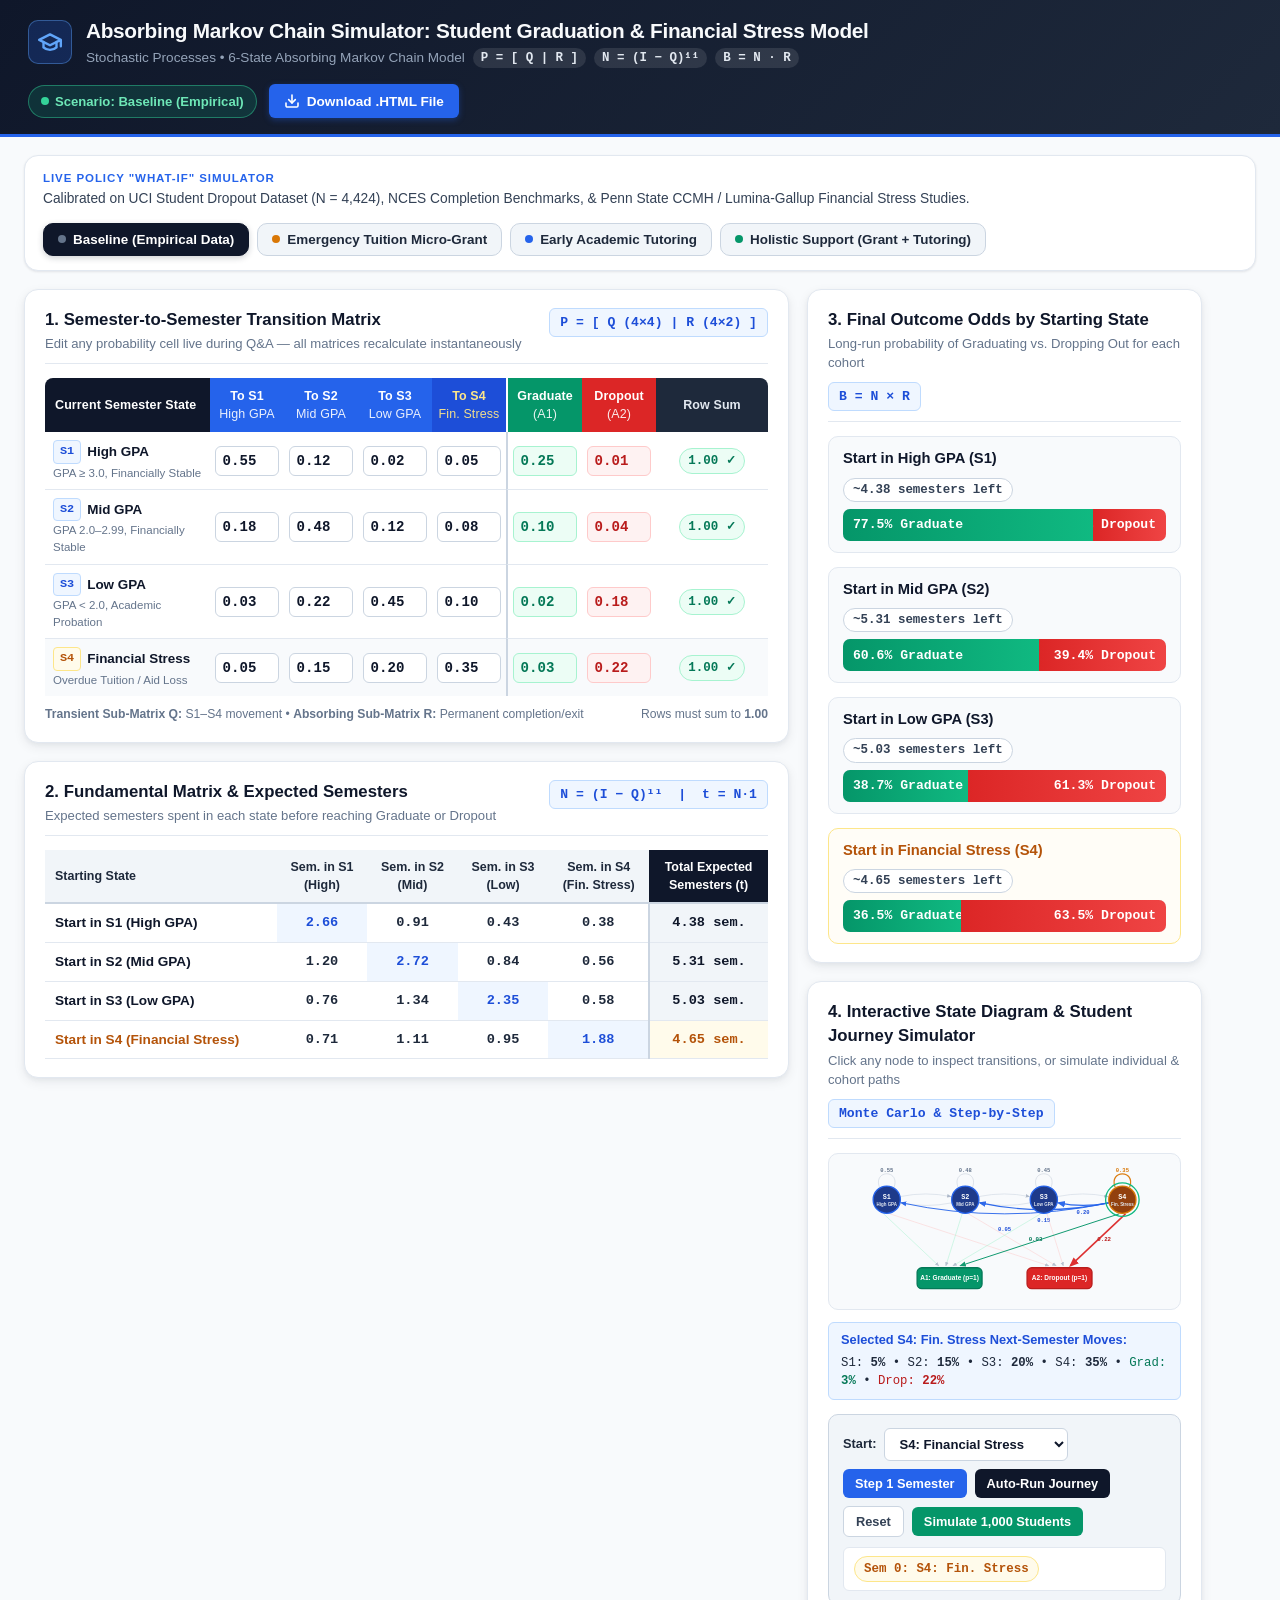
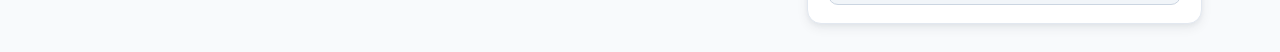
<file: public/assets/aistudio/absorbing_markov_chain_simulator_student_graduation_financial_stress_model__1__1bcc8d75.html>
<!DOCTYPE html>
<html lang="en">
<head>
  <meta charset="UTF-8" />
  <meta name="viewport" content="width=device-width, initial-scale=1.0" />
  <title>Absorbing Markov Chain Simulator: Student Graduation &amp; Financial Stress Model</title>
  <style>
    /* ==========================================================================
       DESIGN TOKENS & PROJECTOR-OPTIMIZED ACADEMIC THEME
       High-contrast palette engineered for classroom projectors & 16:9 displays
       ========================================================================== */
    :root {
      --bg-canvas: #F8FAFC;
      --bg-card: #FFFFFF;
      --bg-subtle: #F1F5F9;
      --navy-900: #0F172A;
      --navy-800: #1E293B;
      --navy-700: #334155;
      --text-muted: #64748B;
      --border-light: #E2E8F0;
      --border-med: #CBD5E1;

      --emerald-600: #059669;
      --emerald-700: #047857;
      --emerald-50: #ECFDF5;
      --emerald-200: #A7F3D0;

      --crimson-600: #DC2626;
      --crimson-700: #B91C1C;
      --crimson-50: #FEF2F2;
      --crimson-200: #FECACA;

      --amber-600: #D97706;
      --amber-700: #B45309;
      --amber-50: #FFFBEB;
      --amber-200: #FDE68A;

      --blue-600: #2563EB;
      --blue-700: #1D4ED8;
      --blue-50: #EFF6FF;
      --blue-200: #BFDBFE;

      --radius-lg: 14px;
      --radius-md: 10px;
      --radius-sm: 6px;
      --shadow-sm: 0 1px 3px rgba(15, 23, 42, 0.06), 0 1px 2px rgba(15, 23, 42, 0.04);
      --shadow-md: 0 4px 12px rgba(15, 23, 42, 0.07), 0 2px 4px rgba(15, 23, 42, 0.04);

      --font-sans: -apple-system, BlinkMacSystemFont, "Segoe UI", Roboto, "Helvetica Neue", Arial, sans-serif;
      --font-mono: "SFMono-Regular", Consolas, "Liberation Mono", Menlo, Courier, monospace;
    }

    * {
      box-sizing: border-box;
      margin: 0;
      padding: 0;
    }

    body {
      font-family: var(--font-sans);
      background-color: var(--bg-canvas);
      color: var(--navy-900);
      line-height: 1.45;
      -webkit-font-smoothing: antialiased;
      min-height: 100vh;
    }

    .tabular {
      font-family: var(--font-mono);
      font-variant-numeric: tabular-nums;
    }

    /* ==========================================================================
       TOP PRESENTATION HEADER BAR
       ========================================================================== */
    .topbar {
      background: linear-gradient(135deg, #0F172A 0%, #1E293B 100%);
      color: #FFFFFF;
      padding: 16px 28px;
      border-bottom: 3px solid var(--blue-600);
      display: flex;
      flex-wrap: wrap;
      align-items: center;
      justify-content: space-between;
      gap: 16px;
    }

    .topbar-left {
      display: flex;
      align-items: center;
      gap: 14px;
    }

    .brand-badge {
      width: 44px;
      height: 44px;
      border-radius: 10px;
      background: rgba(37, 99, 235, 0.22);
      border: 1px solid rgba(96, 165, 250, 0.4);
      display: flex;
      align-items: center;
      justify-content: center;
      flex-shrink: 0;
    }

    .topbar-title {
      font-size: 1.3rem;
      font-weight: 800;
      letter-spacing: -0.015em;
      color: #F8FAFC;
    }

    .topbar-subtitle {
      font-size: 0.85rem;
      color: #94A3B8;
      margin-top: 2px;
      display: flex;
      align-items: center;
      gap: 8px;
      flex-wrap: wrap;
    }

    .formula-chip {
      background: rgba(255, 255, 255, 0.1);
      color: #E2E8F0;
      padding: 1px 8px;
      border-radius: 999px;
      font-family: var(--font-mono);
      font-size: 0.78rem;
      font-weight: 600;
    }

    .topbar-actions {
      display: flex;
      align-items: center;
      gap: 12px;
      flex-wrap: wrap;
    }

    .active-mode-pill {
      background: rgba(16, 185, 129, 0.16);
      border: 1px solid rgba(52, 211, 153, 0.45);
      color: #6EE7B7;
      padding: 6px 12px;
      border-radius: 999px;
      font-size: 0.82rem;
      font-weight: 700;
      display: flex;
      align-items: center;
      gap: 6px;
    }

    .active-mode-pill.intervention {
      background: rgba(245, 158, 11, 0.18);
      border-color: rgba(251, 191, 36, 0.5);
      color: #FCD34D;
    }

    .btn-download {
      background: var(--blue-600);
      color: #FFFFFF;
      border: none;
      border-radius: var(--radius-sm);
      padding: 9px 15px;
      font-size: 0.85rem;
      font-weight: 700;
      cursor: pointer;
      display: inline-flex;
      align-items: center;
      gap: 7px;
      transition: background 0.15s ease, transform 0.1s ease;
      box-shadow: 0 2px 6px rgba(37, 99, 235, 0.35);
    }

    .btn-download:hover {
      background: var(--blue-700);
    }

    .btn-download:active {
      transform: translateY(1px);
    }

    /* ==========================================================================
       MAIN CONTAINER & SCENARIO CONTROL BAR
       ========================================================================== */
    .container {
      max-width: 1520px;
      margin: 0 auto;
      padding: 18px 24px 28px 24px;
    }

    .scenario-bar {
      background: var(--bg-card);
      border: 1px solid var(--border-light);
      border-radius: var(--radius-lg);
      padding: 14px 18px;
      box-shadow: var(--shadow-sm);
      margin-bottom: 18px;
      display: flex;
      flex-wrap: wrap;
      align-items: center;
      justify-content: space-between;
      gap: 14px;
    }

    .scenario-label-group {
      display: flex;
      flex-direction: column;
      gap: 2px;
    }

    .scenario-eyebrow {
      font-size: 0.72rem;
      font-weight: 800;
      text-transform: uppercase;
      letter-spacing: 0.08em;
      color: var(--blue-600);
    }

    .scenario-desc {
      font-size: 0.86rem;
      color: var(--navy-700);
      font-weight: 500;
    }

    .scenario-buttons {
      display: flex;
      flex-wrap: wrap;
      gap: 8px;
    }

    .scenario-btn {
      background: var(--bg-subtle);
      color: var(--navy-800);
      border: 1.5px solid var(--border-med);
      border-radius: var(--radius-md);
      padding: 8px 14px;
      font-size: 0.84rem;
      font-weight: 700;
      cursor: pointer;
      display: inline-flex;
      align-items: center;
      gap: 7px;
      transition: all 0.16s ease;
    }

    .scenario-btn:hover {
      background: #E2E8F0;
      border-color: #94A3B8;
    }

    .scenario-btn.active {
      background: var(--navy-900);
      color: #FFFFFF;
      border-color: var(--navy-900);
      box-shadow: 0 2px 6px rgba(15, 23, 42, 0.2);
    }

    .scenario-btn.active[data-scenario="grant"] {
      background: var(--amber-600);
      border-color: var(--amber-600);
    }

    .scenario-btn.active[data-scenario="tutoring"] {
      background: var(--blue-600);
      border-color: var(--blue-600);
    }

    .scenario-btn.active[data-scenario="holistic"] {
      background: var(--emerald-600);
      border-color: var(--emerald-600);
    }

    .dot {
      width: 8px;
      height: 8px;
      border-radius: 50%;
      display: inline-block;
    }

    /* ==========================================================================
       TWO-COLUMN MAIN WORKSPACE GRID
       ========================================================================== */
    .main-grid {
      display: grid;
      grid-template-columns: 1.12fr 0.88fr;
      gap: 18px;
      align-items: start;
    }

    @media (max-width: 1120px) {
      .main-grid {
        grid-template-columns: 1fr;
      }
    }

    .col-stack {
      display: flex;
      flex-direction: column;
      gap: 18px;
    }

    .card {
      background: var(--bg-card);
      border: 1px solid var(--border-light);
      border-radius: var(--radius-lg);
      padding: 18px 20px;
      box-shadow: var(--shadow-md);
    }

    .card-header {
      display: flex;
      flex-wrap: wrap;
      align-items: flex-start;
      justify-content: space-between;
      gap: 10px;
      margin-bottom: 14px;
      padding-bottom: 10px;
      border-bottom: 1px solid var(--border-light);
    }

    .card-title {
      font-size: 1.05rem;
      font-weight: 800;
      color: var(--navy-900);
      display: flex;
      align-items: center;
      gap: 8px;
    }

    .card-subtitle {
      font-size: 0.82rem;
      color: var(--text-muted);
      margin-top: 2px;
    }

    .math-badge {
      background: var(--blue-50);
      color: var(--blue-700);
      border: 1px solid var(--blue-200);
      font-family: var(--font-mono);
      font-size: 0.82rem;
      font-weight: 700;
      padding: 4px 10px;
      border-radius: var(--radius-sm);
      white-space: nowrap;
    }

    /* ==========================================================================
       TRANSITION MATRIX TABLE (P = [Q | R])
       ========================================================================== */
    .table-wrap {
      width: 100%;
      overflow-x: auto;
    }

    .matrix-table {
      width: 100%;
      border-collapse: separate;
      border-spacing: 0;
      font-size: 0.84rem;
    }

    .matrix-table th {
      padding: 9px 6px;
      font-weight: 700;
      text-align: center;
      font-size: 0.78rem;
      letter-spacing: 0.01em;
    }

    .matrix-table th.th-state {
      text-align: left;
      padding-left: 10px;
      background: var(--navy-900);
      color: #FFFFFF;
      border-top-left-radius: 8px;
      min-width: 165px;
    }

    .matrix-table th.th-q {
      background: var(--blue-600);
      color: #FFFFFF;
    }

    .matrix-table th.th-q-stress {
      background: #1D4ED8;
      color: #FDE68A;
    }

    .matrix-table th.th-grad {
      background: var(--emerald-600);
      color: #FFFFFF;
      border-left: 2px solid #FFFFFF;
    }

    .matrix-table th.th-drop {
      background: var(--crimson-600);
      color: #FFFFFF;
    }

    .matrix-table th.th-sum {
      background: var(--navy-800);
      color: #E2E8F0;
      border-top-right-radius: 8px;
      min-width: 112px;
    }

    .matrix-table td {
      padding: 8px 5px;
      border-bottom: 1px solid var(--border-light);
      text-align: center;
      vertical-align: middle;
    }

    .matrix-table tr:last-child td {
      border-bottom: none;
    }

    .matrix-table tr.row-highlight {
      background-color: #F8FAFC;
    }

    .state-cell {
      text-align: left !important;
      padding-left: 8px !important;
    }

    .state-tag {
      display: inline-flex;
      align-items: center;
      gap: 6px;
      font-weight: 700;
      color: var(--navy-900);
      font-size: 0.84rem;
    }

    .state-code {
      font-family: var(--font-mono);
      font-size: 0.74rem;
      font-weight: 800;
      padding: 2px 6px;
      border-radius: 4px;
      background: var(--blue-50);
      color: var(--blue-700);
      border: 1px solid var(--blue-200);
    }

    .state-code.stress {
      background: var(--amber-50);
      color: var(--amber-700);
      border-color: var(--amber-200);
    }

    .state-sub {
      display: block;
      font-size: 0.72rem;
      color: var(--text-muted);
      margin-top: 1px;
    }

    .prob-input {
      width: 64px;
      padding: 6px 4px;
      text-align: center;
      font-family: var(--font-mono);
      font-size: 0.88rem;
      font-weight: 700;
      color: var(--navy-900);
      background: #FFFFFF;
      border: 1.5px solid var(--border-med);
      border-radius: var(--radius-sm);
      transition: border-color 0.15s ease, box-shadow 0.15s ease, background 0.15s ease;
    }

    .prob-input:focus {
      outline: none;
      border-color: var(--blue-600);
      box-shadow: 0 0 0 3px rgba(37, 99, 235, 0.16);
    }

    .prob-input.col-grad {
      background: var(--emerald-50);
      border-color: var(--emerald-200);
      color: var(--emerald-700);
    }

    .prob-input.col-drop {
      background: var(--crimson-50);
      border-color: var(--crimson-200);
      color: var(--crimson-700);
    }

    .prob-input.edited {
      border-color: var(--amber-600);
      box-shadow: 0 0 0 2px rgba(217, 119, 6, 0.18);
    }

    .td-grad-border {
      border-left: 2px solid var(--border-med);
    }

    .sum-badge {
      display: inline-flex;
      align-items: center;
      justify-content: center;
      gap: 4px;
      font-family: var(--font-mono);
      font-size: 0.78rem;
      font-weight: 700;
      padding: 3px 8px;
      border-radius: 999px;
      background: var(--emerald-50);
      color: var(--emerald-700);
      border: 1px solid var(--emerald-200);
    }

    .sum-badge.invalid {
      background: var(--amber-50);
      color: var(--amber-700);
      border-color: var(--amber-200);
    }

    .btn-normalize {
      display: inline-block;
      margin-top: 4px;
      background: var(--amber-600);
      color: #FFFFFF;
      border: none;
      border-radius: 4px;
      padding: 3px 7px;
      font-size: 0.7rem;
      font-weight: 700;
      cursor: pointer;
      transition: background 0.15s ease;
    }

    .btn-normalize:hover {
      background: var(--amber-700);
    }

    .matrix-footnote {
      margin-top: 10px;
      font-size: 0.76rem;
      color: var(--text-muted);
      display: flex;
      flex-wrap: wrap;
      justify-content: space-between;
      gap: 8px;
    }

    /* ==========================================================================
       FUNDAMENTAL MATRIX N = (I - Q)^(-1)
       ========================================================================== */
    .n-table {
      width: 100%;
      border-collapse: collapse;
      font-size: 0.85rem;
    }

    .n-table th {
      background: var(--bg-subtle);
      color: var(--navy-800);
      font-weight: 700;
      padding: 8px 8px;
      text-align: center;
      border-bottom: 2px solid var(--border-med);
      font-size: 0.78rem;
    }

    .n-table th:first-child {
      text-align: left;
      padding-left: 10px;
    }

    .n-table th.th-total {
      background: var(--navy-900);
      color: #FFFFFF;
    }

    .n-table td {
      padding: 9px 8px;
      text-align: center;
      border-bottom: 1px solid var(--border-light);
      font-family: var(--font-mono);
      font-weight: 600;
      color: var(--navy-800);
    }

    .n-table td:first-child {
      text-align: left;
      padding-left: 10px;
      font-family: var(--font-sans);
      font-weight: 700;
      color: var(--navy-900);
    }

    .n-table td.diag-cell {
      background: var(--blue-50);
      color: var(--blue-700);
      font-weight: 700;
    }

    .n-table td.total-cell {
      background: #F1F5F9;
      font-weight: 800;
      color: var(--navy-900);
      border-left: 2px solid var(--border-med);
    }

    .n-table tr.stress-row td:first-child {
      color: var(--amber-700);
    }

    .n-table tr.stress-row td.total-cell {
      color: var(--amber-700);
      background: var(--amber-50);
    }

    .error-banner {
      display: none;
      background: var(--crimson-50);
      border: 1px solid var(--crimson-200);
      color: var(--crimson-700);
      padding: 10px 14px;
      border-radius: var(--radius-md);
      font-size: 0.84rem;
      font-weight: 600;
      margin-bottom: 12px;
    }

    /* ==========================================================================
       OUTCOME PROBABILITY BARS (B = N * R)
       ========================================================================== */
    .outcomes-list {
      display: flex;
      flex-direction: column;
      gap: 14px;
    }

    .outcome-item {
      background: var(--bg-canvas);
      border: 1px solid var(--border-light);
      border-radius: var(--radius-md);
      padding: 11px 14px;
      transition: border-color 0.2s ease, transform 0.15s ease;
    }

    .outcome-item.stress-card {
      border-color: var(--amber-200);
      background: #FFFDF7;
    }

    .outcome-top {
      display: flex;
      flex-wrap: wrap;
      align-items: center;
      justify-content: space-between;
      gap: 8px;
      margin-bottom: 7px;
    }

    .outcome-title-group {
      display: flex;
      align-items: center;
      gap: 8px;
    }

    .outcome-title {
      font-weight: 800;
      font-size: 0.92rem;
      color: var(--navy-900);
    }

    .outcome-title.stress-text {
      color: var(--amber-700);
    }

    .delta-badge {
      font-family: var(--font-mono);
      font-size: 0.74rem;
      font-weight: 800;
      padding: 2px 8px;
      border-radius: 999px;
      display: inline-flex;
      align-items: center;
      gap: 3px;
    }

    .delta-badge.pos {
      background: var(--emerald-50);
      color: var(--emerald-700);
      border: 1px solid var(--emerald-200);
    }

    .delta-badge.neg {
      background: var(--crimson-50);
      color: var(--crimson-700);
      border: 1px solid var(--crimson-200);
    }

    .sem-pill {
      font-family: var(--font-mono);
      font-size: 0.78rem;
      font-weight: 700;
      color: var(--navy-700);
      background: #FFFFFF;
      border: 1px solid var(--border-med);
      padding: 2px 9px;
      border-radius: 999px;
    }

    .stacked-bar {
      width: 100%;
      height: 32px;
      background: var(--border-light);
      border-radius: 7px;
      overflow: hidden;
      display: flex;
      box-shadow: inset 0 1px 2px rgba(0, 0, 0, 0.08);
    }

    .bar-grad {
      background: linear-gradient(90deg, #059669 0%, #10B981 100%);
      color: #FFFFFF;
      display: flex;
      align-items: center;
      padding: 0 10px;
      font-family: var(--font-mono);
      font-size: 0.82rem;
      font-weight: 800;
      white-space: nowrap;
      overflow: hidden;
      transition: width 0.35s cubic-bezier(0.22, 1, 0.36, 1);
    }

    .bar-drop {
      background: linear-gradient(90deg, #DC2626 0%, #EF4444 100%);
      color: #FFFFFF;
      display: flex;
      align-items: center;
      justify-content: flex-end;
      padding: 0 10px;
      font-family: var(--font-mono);
      font-size: 0.82rem;
      font-weight: 800;
      white-space: nowrap;
      overflow: hidden;
      transition: width 0.35s cubic-bezier(0.22, 1, 0.36, 1);
    }

    .norm-warning-note {
      display: none;
      font-size: 0.76rem;
      color: var(--amber-700);
      background: var(--amber-50);
      border: 1px solid var(--amber-200);
      padding: 6px 10px;
      border-radius: var(--radius-sm);
      margin-bottom: 10px;
      font-weight: 600;
    }

    /* ==========================================================================
       INTERACTIVE SVG STATE DIAGRAM & LIVE JOURNEY / MONTE CARLO SIMULATOR
       ========================================================================== */
    .svg-box {
      background: var(--bg-canvas);
      border: 1px solid var(--border-light);
      border-radius: var(--radius-md);
      padding: 8px;
      margin-bottom: 12px;
      position: relative;
    }

    .svg-box svg {
      width: 100%;
      height: auto;
      display: block;
      user-select: none;
    }

    .node-group {
      cursor: pointer;
      transition: transform 0.15s ease;
    }

    .node-group:hover .node-circle {
      stroke-width: 3.5;
    }

    .inspector-bar {
      background: var(--blue-50);
      border: 1px solid var(--blue-200);
      border-radius: var(--radius-sm);
      padding: 8px 12px;
      font-size: 0.8rem;
      color: var(--navy-800);
      margin-bottom: 14px;
      display: flex;
      flex-wrap: wrap;
      align-items: center;
      justify-content: space-between;
      gap: 6px;
    }

    .inspector-bar strong {
      color: var(--blue-700);
    }

    .sim-panel {
      background: var(--bg-subtle);
      border: 1px solid var(--border-med);
      border-radius: var(--radius-md);
      padding: 13px 14px;
    }

    .sim-controls {
      display: flex;
      flex-wrap: wrap;
      align-items: center;
      gap: 8px;
      margin-bottom: 10px;
    }

    .sim-select {
      padding: 7px 10px;
      border-radius: var(--radius-sm);
      border: 1.5px solid var(--border-med);
      background: #FFFFFF;
      color: var(--navy-900);
      font-size: 0.82rem;
      font-weight: 700;
      cursor: pointer;
    }

    .btn-sim {
      padding: 7px 12px;
      border-radius: var(--radius-sm);
      border: none;
      font-size: 0.8rem;
      font-weight: 700;
      cursor: pointer;
      display: inline-flex;
      align-items: center;
      gap: 5px;
      transition: all 0.15s ease;
    }

    .btn-step {
      background: var(--blue-600);
      color: #FFFFFF;
    }
    .btn-step:hover { background: var(--blue-700); }

    .btn-auto {
      background: var(--navy-900);
      color: #FFFFFF;
    }
    .btn-auto:hover { background: var(--navy-800); }

    .btn-mc {
      background: var(--emerald-600);
      color: #FFFFFF;
    }
    .btn-mc:hover { background: var(--emerald-700); }

    .btn-reset {
      background: #FFFFFF;
      color: var(--navy-700);
      border: 1px solid var(--border-med);
    }
    .btn-reset:hover { background: #E2E8F0; }

    .btn-sim:disabled {
      opacity: 0.5;
      cursor: not-allowed;
    }

    .journey-trail {
      display: flex;
      flex-wrap: wrap;
      align-items: center;
      gap: 6px;
      min-height: 36px;
      padding: 8px 10px;
      background: #FFFFFF;
      border: 1px solid var(--border-light);
      border-radius: var(--radius-sm);
      font-size: 0.78rem;
    }

    .step-pill {
      padding: 3px 9px;
      border-radius: 999px;
      font-weight: 700;
      font-family: var(--font-mono);
      background: var(--blue-50);
      color: var(--blue-700);
      border: 1px solid var(--blue-200);
      animation: popIn 0.2s ease;
    }

    .step-pill.s4 {
      background: var(--amber-50);
      color: var(--amber-700);
      border-color: var(--amber-200);
    }

    .step-pill.grad {
      background: var(--emerald-600);
      color: #FFFFFF;
      border-color: var(--emerald-700);
    }

    .step-pill.drop {
      background: var(--crimson-600);
      color: #FFFFFF;
      border-color: var(--crimson-700);
    }

    .step-arrow {
      color: var(--text-muted);
      font-weight: 700;
    }

    @keyframes popIn {
      from { transform: scale(0.88); opacity: 0; }
      to { transform: scale(1); opacity: 1; }
    }

    .mc-results {
      display: none;
      margin-top: 10px;
      background: #FFFFFF;
      border: 1px solid var(--emerald-200);
      border-radius: var(--radius-sm);
      padding: 10px 12px;
      font-size: 0.8rem;
    }

    .mc-grid {
      display: grid;
      grid-template-columns: 1fr 1fr;
      gap: 10px;
      margin-top: 6px;
    }

    .mc-box {
      background: var(--bg-canvas);
      padding: 7px 10px;
      border-radius: 6px;
      border: 1px solid var(--border-light);
    }

    .mc-box-label {
      font-size: 0.72rem;
      font-weight: 700;
      text-transform: uppercase;
      color: var(--text-muted);
    }

    .mc-box-val {
      font-family: var(--font-mono);
      font-size: 0.88rem;
      font-weight: 800;
      color: var(--navy-900);
      margin-top: 2px;
    }

    /* ==========================================================================
       NON-BLOCKING TOAST NOTIFICATION
       ========================================================================== */
    .toast {
      position: fixed;
      bottom: 20px;
      right: 24px;
      background: var(--navy-900);
      color: #FFFFFF;
      padding: 11px 18px;
      border-radius: var(--radius-md);
      font-size: 0.85rem;
      font-weight: 600;
      box-shadow: 0 8px 20px rgba(15, 23, 42, 0.25);
      border-left: 4px solid var(--emerald-600);
      opacity: 0;
      transform: translateY(12px);
      pointer-events: none;
      transition: opacity 0.25s ease, transform 0.25s ease;
      z-index: 999;
    }

    .toast.show {
      opacity: 1;
      transform: translateY(0);
    }
  </style>
</head>
<body>

  <!-- ========================================================================
       1. TOP PRESENTATION HEADER BAR
       ======================================================================== -->
  <header class="topbar">
    <div class="topbar-left">
      <div class="brand-badge" aria-hidden="true">
        <!-- Inline SVG Graduation + Markov Node Icon -->
        <svg width="26" height="26" viewBox="0 0 24 24" fill="none" stroke="#60A5FA" stroke-width="2.2" stroke-linecap="round" stroke-linejoin="round">
          <path d="M22 10v6M2 10l10-5 10 5-10 5z"></path>
          <path d="M6 12v5c3 3 9 3 12 0v-5"></path>
        </svg>
      </div>
      <div>
        <h1 class="topbar-title">Absorbing Markov Chain Simulator: Student Graduation &amp; Financial Stress Model</h1>
        <div class="topbar-subtitle">
          <span>Stochastic Processes &bull; 6-State Absorbing Markov Chain Model</span>
          <span class="formula-chip">P = [ Q | R ]</span>
          <span class="formula-chip">N = (I &minus; Q)&sup1;&sup1;</span>
          <span class="formula-chip">B = N &middot; R</span>
        </div>
      </div>
    </div>

    <div class="topbar-actions">
      <div id="activeModePill" class="active-mode-pill">
        <span class="dot" style="background:#34D399;"></span>
        <span id="activeModeText">Scenario: Baseline (Empirical)</span>
      </div>
      <button type="button" class="btn-download" id="btnDownloadHtml" title="Save standalone offline copy">
        <svg width="16" height="16" viewBox="0 0 24 24" fill="none" stroke="currentColor" stroke-width="2.4" stroke-linecap="round" stroke-linejoin="round">
          <path d="M21 15v4a2 2 0 0 1-2 2H5a2 2 0 0 1-2-2v-4"></path>
          <polyline points="7 10 12 15 17 10"></polyline>
          <line x1="12" y1="15" x2="12" y2="3"></line>
        </svg>
        Download .HTML File
      </button>
    </div>
  </header>

  <main class="container">
    <!-- ======================================================================
         2. ONE-CLICK LIVE "WHAT-IF" POLICY SCENARIO BAR
         ====================================================================== -->
    <section class="scenario-bar" aria-label="Policy Intervention Scenarios">
      <div class="scenario-label-group">
        <span class="scenario-eyebrow">Live Policy "What-If" Simulator</span>
        <span id="scenarioDesc" class="scenario-desc">
          Calibrated on UCI Student Dropout Dataset (N = 4,424), NCES Completion Benchmarks, &amp; Penn State CCMH / Lumina-Gallup Financial Stress Studies.
        </span>
      </div>
      <div class="scenario-buttons">
        <button type="button" class="scenario-btn active" data-scenario="baseline">
          <span class="dot" style="background:#64748B;"></span>
          Baseline (Empirical Data)
        </button>
        <button type="button" class="scenario-btn" data-scenario="grant">
          <span class="dot" style="background:#D97706;"></span>
          Emergency Tuition Micro-Grant
        </button>
        <button type="button" class="scenario-btn" data-scenario="tutoring">
          <span class="dot" style="background:#2563EB;"></span>
          Early Academic Tutoring
        </button>
        <button type="button" class="scenario-btn" data-scenario="holistic">
          <span class="dot" style="background:#059669;"></span>
          Holistic Support (Grant + Tutoring)
        </button>
      </div>
    </section>

    <!-- ======================================================================
         3. MAIN TWO-COLUMN ANALYTICAL WORKSPACE
         ====================================================================== -->
    <div class="main-grid">

      <!-- LEFT COLUMN: MATRIX INPUTS & FUNDAMENTAL MATRIX N -->
      <div class="col-stack">

        <!-- CARD 1: INTERACTIVE TRANSITION MATRIX P = [Q | R] -->
        <section class="card">
          <div class="card-header">
            <div>
              <h2 class="card-title">1. Semester-to-Semester Transition Matrix</h2>
              <p class="card-subtitle">Edit any probability cell live during Q&amp;A &mdash; all matrices recalculate instantaneously</p>
            </div>
            <span class="math-badge">P = [ Q (4&times;4) | R (4&times;2) ]</span>
          </div>

          <div class="table-wrap">
            <table class="matrix-table" id="transitionTable">
              <thead>
                <tr>
                  <th class="th-state">Current Semester State</th>
                  <th class="th-q">To S1<br><span style="font-weight:400;opacity:0.9;">High GPA</span></th>
                  <th class="th-q">To S2<br><span style="font-weight:400;opacity:0.9;">Mid GPA</span></th>
                  <th class="th-q">To S3<br><span style="font-weight:400;opacity:0.9;">Low GPA</span></th>
                  <th class="th-q-stress">To S4<br><span style="font-weight:400;opacity:0.95;">Fin. Stress</span></th>
                  <th class="th-grad">Graduate<br><span style="font-weight:400;opacity:0.9;">(A1)</span></th>
                  <th class="th-drop">Dropout<br><span style="font-weight:400;opacity:0.9;">(A2)</span></th>
                  <th class="th-sum">Row Sum</th>
                </tr>
              </thead>
              <tbody id="matrixBody">
                <!-- Populated dynamically by JS -->
              </tbody>
            </table>
          </div>

          <div class="matrix-footnote">
            <span><strong>Transient Sub-Matrix Q:</strong> S1&ndash;S4 movement &bull; <strong>Absorbing Sub-Matrix R:</strong> Permanent completion/exit</span>
            <span>Rows must sum to <strong>1.00</strong></span>
          </div>
        </section>

        <!-- CARD 2: FUNDAMENTAL MATRIX N = (I - Q)^(-1) -->
        <section class="card">
          <div class="card-header">
            <div>
              <h2 class="card-title">2. Fundamental Matrix &amp; Expected Semesters</h2>
              <p class="card-subtitle">Expected semesters spent in each state before reaching Graduate or Dropout</p>
            </div>
            <span class="math-badge">N = (I &minus; Q)&sup1;&sup1; &nbsp;|&nbsp; t = N&middot;1</span>
          </div>

          <div id="singularAlert" class="error-banner">
            Matrix (I &minus; Q) is singular or invalid: at least one transient state has zero path to an absorbing state. Adjust probabilities or normalize rows.
          </div>

          <div class="table-wrap">
            <table class="n-table" id="fundamentalTable">
              <thead>
                <tr>
                  <th>Starting State</th>
                  <th>Sem. in S1<br>(High)</th>
                  <th>Sem. in S2<br>(Mid)</th>
                  <th>Sem. in S3<br>(Low)</th>
                  <th>Sem. in S4<br>(Fin. Stress)</th>
                  <th class="th-total">Total Expected<br>Semesters (t)</th>
                </tr>
              </thead>
              <tbody id="fundamentalBody">
                <!-- Populated dynamically by JS -->
              </tbody>
            </table>
          </div>
        </section>

      </div>

      <!-- RIGHT COLUMN: FINAL OUTCOMES B = N*R & INTERACTIVE DIAGRAM / SIMULATOR -->
      <div class="col-stack">

        <!-- CARD 3: FINAL OUTCOME PROBABILITIES B = N * R -->
        <section class="card">
          <div class="card-header">
            <div>
              <h2 class="card-title">3. Final Outcome Odds by Starting State</h2>
              <p class="card-subtitle">Long-run probability of Graduating vs. Dropping Out for each cohort</p>
            </div>
            <span class="math-badge">B = N &times; R</span>
          </div>

          <div id="normWarningNote" class="norm-warning-note">
            One or more rows in P do not sum to 1.00. Click "Normalize Row" in Section 1 for exact absorption probabilities.
          </div>

          <div class="outcomes-list" id="outcomesList">
            <!-- Populated dynamically by JS -->
          </div>
        </section>

        <!-- CARD 4: INTERACTIVE STATE NETWORK & LIVE STUDENT SIMULATOR -->
        <section class="card">
          <div class="card-header">
            <div>
              <h2 class="card-title">4. Interactive State Diagram &amp; Student Journey Simulator</h2>
              <p class="card-subtitle">Click any node to inspect transitions, or simulate individual &amp; cohort paths</p>
            </div>
            <span class="math-badge">Monte Carlo &amp; Step-by-Step</span>
          </div>

          <!-- Interactive SVG State Transition Network -->
          <div class="svg-box">
            <svg id="stateSvg" viewBox="0 0 640 265" aria-label="6-State Absorbing Markov Chain Diagram">
              <defs>
                <marker id="arrow-gray" viewBox="0 0 10 10" refX="8" refY="5" markerWidth="6" markerHeight="6" orient="auto-start-reverse">
                  <path d="M 0 1 L 10 5 L 0 9 z" fill="#94A3B8"></path>
                </marker>
                <marker id="arrow-blue" viewBox="0 0 10 10" refX="8" refY="5" markerWidth="6.5" markerHeight="6.5" orient="auto-start-reverse">
                  <path d="M 0 1 L 10 5 L 0 9 z" fill="#2563EB"></path>
                </marker>
                <marker id="arrow-green" viewBox="0 0 10 10" refX="8" refY="5" markerWidth="6.5" markerHeight="6.5" orient="auto-start-reverse">
                  <path d="M 0 1 L 10 5 L 0 9 z" fill="#059669"></path>
                </marker>
                <marker id="arrow-red" viewBox="0 0 10 10" refX="8" refY="5" markerWidth="6.5" markerHeight="6.5" orient="auto-start-reverse">
                  <path d="M 0 1 L 10 5 L 0 9 z" fill="#DC2626"></path>
                </marker>
              </defs>

              <!-- Dynamic Edges Layer -->
              <g id="svgEdgesLayer"></g>

              <!-- Static / Highlightable Nodes Layer -->
              <g id="svgNodesLayer"></g>
            </svg>
          </div>

          <!-- Selected Node Outgoing Probabilities Strip -->
          <div class="inspector-bar" id="nodeInspector">
            <span><strong>Click any state node above</strong> to inspect its exact next-semester move probabilities.</span>
          </div>

          <!-- Live Student Journey & Monte Carlo Controls -->
          <div class="sim-panel">
            <div class="sim-controls">
              <label for="simStartSelect" style="font-size:0.8rem;font-weight:700;color:var(--navy-800);">Start:</label>
              <select id="simStartSelect" class="sim-select">
                <option value="0">S1: High GPA (&ge;3.0)</option>
                <option value="1">S2: Mid GPA (2.0&ndash;2.99)</option>
                <option value="2">S3: Low GPA (&lt;2.0)</option>
                <option value="3" selected>S4: Financial Stress</option>
              </select>

              <button type="button" class="btn-sim btn-step" id="btnStepSim">Step 1 Semester</button>
              <button type="button" class="btn-sim btn-auto" id="btnAutoSim">Auto-Run Journey</button>
              <button type="button" class="btn-sim btn-reset" id="btnResetSim">Reset</button>
              <button type="button" class="btn-sim btn-mc" id="btnMonteCarlo">Simulate 1,000 Students</button>
            </div>

            <!-- Live Student Semester-by-Semester Pill Trail -->
            <div class="journey-trail" id="journeyTrail">
              <span class="step-pill s4">Sem 0: S4 (Fin. Stress)</span>
              <span style="color:var(--text-muted);font-size:0.76rem;margin-left:4px;">&larr; Click "Step 1 Semester" or "Auto-Run Journey"</span>
            </div>

            <!-- 1,000-Student Monte Carlo Comparison Box -->
            <div class="mc-results" id="mcResults">
              <div style="display:flex;justify-content:space-between;align-items:center;">
                <strong style="color:var(--emerald-700);">Monte Carlo Cohort Simulation (1,000 Virtual Students from <span id="mcStartName">S4</span>)</strong>
                <span id="mcDiffBadge" class="delta-badge pos">Matches Theory</span>
              </div>
              <div class="mc-grid">
                <div class="mc-box">
                  <div class="mc-box-label">Simulated Empirical Outcome</div>
                  <div class="mc-box-val" id="mcSimVal">Grad: --% | Drop: --% | -- sem</div>
                </div>
                <div class="mc-box">
                  <div class="mc-box-label">Exact Markov Matrix (B = N&middot;R)</div>
                  <div class="mc-box-val" id="mcTheoryVal">Grad: --% | Drop: --% | -- sem</div>
                </div>
              </div>
            </div>
          </div>

        </section>

      </div>
    </div>
  </main>

  <!-- Toast Feedback -->
  <div id="toast" class="toast" role="status" aria-live="polite"></div>

  <script>
    /* ==========================================================================
       ABSORBING MARKOV CHAIN ENGINE & INTERACTIVE PRESENTATION CONTROLLER
       Pure Vanilla JavaScript — Zero external dependencies (100% offline-ready)
       ========================================================================== */

    // 1. State Metadata
    const STATES = [
      { id: 0, code: "S1", name: "High GPA", desc: "GPA ≥ 3.0, Financially Stable", short: "S1: High GPA", color: "#2563EB" },
      { id: 1, code: "S2", name: "Mid GPA", desc: "GPA 2.0–2.99, Financially Stable", short: "S2: Mid GPA", color: "#2563EB" },
      { id: 2, code: "S3", name: "Low GPA", desc: "GPA < 2.0, Academic Probation", short: "S3: Low GPA", color: "#2563EB" },
      { id: 3, code: "S4", name: "Financial Stress", desc: "Overdue Tuition / Aid Loss", short: "S4: Fin. Stress", color: "#D97706" }
    ];

    // 2. Pre-configured Empirical & Policy Intervention Scenarios
    // Each row: [toS1, toS2, toS3, toS4, toGraduate(A1), toDropout(A2)]
    const SCENARIOS = {
      baseline: {
        label: "Baseline (Empirical)",
        isIntervention: false,
        description: "Calibrated on UCI Student Dropout Dataset (N = 4,424), NCES Completion Benchmarks, & Penn State CCMH / Lumina-Gallup Financial Stress Studies.",
        matrix: [
          [0.55, 0.12, 0.02, 0.05, 0.25, 0.01], // S1: High GPA
          [0.18, 0.48, 0.12, 0.08, 0.10, 0.04], // S2: Mid GPA
          [0.03, 0.22, 0.45, 0.10, 0.02, 0.18], // S3: Low GPA
          [0.05, 0.15, 0.20, 0.35, 0.03, 0.22]  // S4: Financial Stress
        ]
      },
      grant: {
        label: "Emergency Micro-Grant",
        isIntervention: true,
        description: "Intervention on S4 (Financial Stress): Clears overdue tuition holds, lifting S4 → Mid GPA from 0.15 to 0.35 and cutting direct S4 Dropout from 0.22 to 0.02.",
        matrix: [
          [0.55, 0.12, 0.02, 0.05, 0.25, 0.01],
          [0.18, 0.48, 0.12, 0.08, 0.10, 0.04],
          [0.03, 0.22, 0.45, 0.10, 0.02, 0.18],
          [0.05, 0.35, 0.20, 0.35, 0.03, 0.02]  // Row sum = 1.00
        ]
      },
      tutoring: {
        label: "Early Academic Tutoring",
        isIntervention: true,
        description: "Intervention on S3 (Low GPA): Mandatory advising & tutoring boosts S3 → Mid GPA recovery from 0.22 to 0.40 and reduces S3 stagnation from 0.45 to 0.27.",
        matrix: [
          [0.55, 0.12, 0.02, 0.05, 0.25, 0.01],
          [0.18, 0.48, 0.12, 0.08, 0.10, 0.04],
          [0.03, 0.40, 0.27, 0.10, 0.02, 0.18], // Row sum = 1.00
          [0.05, 0.15, 0.20, 0.35, 0.03, 0.22]
        ]
      },
      holistic: {
        label: "Holistic Support (Both)",
        isIntervention: true,
        description: "Combined Policy Package: Deploys Emergency Tuition Micro-Grants (S4) alongside Early Academic Tutoring (S3) to tackle both financial and academic attrition.",
        matrix: [
          [0.55, 0.12, 0.02, 0.05, 0.25, 0.01],
          [0.18, 0.48, 0.12, 0.08, 0.10, 0.04],
          [0.03, 0.40, 0.27, 0.10, 0.02, 0.18],
          [0.05, 0.35, 0.20, 0.35, 0.03, 0.02]
        ]
      }
    };

    // Deep clone helper
    function cloneMatrix(m) {
      return m.map(row => [...row]);
    }

    // Active Application State
    let currentScenarioKey = "baseline";
    let currentP = cloneMatrix(SCENARIOS.baseline.matrix);
    let baselineMetrics = null; // Stores baseline B and t for delta comparison
    let latestComputation = null;
    let selectedNodeIndex = 3; // Default inspect S4 (Financial Stress)

    // Student Journey Simulator State
    let journeyHistory = [3]; // Array of state indices (0..3, 4=Grad, 5=Drop)
    let autoSimTimer = null;

    /* ==========================================================================
       LINEAR ALGEBRA: GAUSS-JORDAN MATRIX INVERSION WITH PARTIAL PIVOTING
       Computes N = (I - Q)^(-1) and B = N * R
       ========================================================================== */
    function invertMatrix(matrix) {
      const n = matrix.length;
      // Build augmented matrix [A | I]
      const aug = Array.from({ length: n }, (_, i) => {
        const row = new Array(2 * n).fill(0);
        for (let j = 0; j < n; j++) row[j] = matrix[i][j];
        row[n + i] = 1;
        return row;
      });

      for (let col = 0; col < n; col++) {
        // Partial pivoting: find row with max absolute value in current column
        let pivotRow = col;
        let maxVal = Math.abs(aug[col][col]);
        for (let r = col + 1; r < n; r++) {
          const val = Math.abs(aug[r][col]);
          if (val > maxVal) {
            maxVal = val;
            pivotRow = r;
          }
        }

        // Check for singular or near-singular matrix
        if (maxVal < 1e-10) {
          return null;
        }

        // Swap rows if needed
        if (pivotRow !== col) {
          const temp = aug[col];
          aug[col] = aug[pivotRow];
          aug[pivotRow] = temp;
        }

        // Normalize pivot row
        const pivot = aug[col][col];
        for (let j = 0; j < 2 * n; j++) {
          aug[col][j] /= pivot;
        }

        // Eliminate other rows
        for (let r = 0; r < n; r++) {
          if (r !== col) {
            const factor = aug[r][col];
            for (let j = 0; j < 2 * n; j++) {
              aug[r][j] -= factor * aug[col][j];
            }
          }
        }
      }

      // Extract right half as inverse matrix
      return aug.map(row => row.slice(n));
    }

    function computeMarkovChain(P) {
      const n = 4;
      // Extract Q (4x4) and R (4x2)
      const Q = P.map(row => row.slice(0, 4));
      const R = P.map(row => row.slice(4, 6));

      // Compute (I - Q)
      const IminusQ = Array.from({ length: n }, (_, i) =>
        Array.from({ length: n }, (_, j) => (i === j ? 1 : 0) - Q[i][j])
      );

      // Invert (I - Q) to get Fundamental Matrix N
      const N = invertMatrix(IminusQ);
      if (!N) return null;

      // Compute expected semesters t = N * 1 (row sums of N)
      const expectedSemesters = N.map(row => row.reduce((acc, v) => acc + v, 0));

      // Compute Absorption Probabilities B = N * R (4x2)
      const B = Array.from({ length: n }, (_, i) => {
        let pGrad = 0;
        let pDrop = 0;
        for (let k = 0; k < n; k++) {
          pGrad += N[i][k] * R[k][0];
          pDrop += N[i][k] * R[k][1];
        }
        return [pGrad, pDrop];
      });

      return { Q, R, N, expectedSemesters, B };
    }

    /* ==========================================================================
       UI RENDERING: TRANSITION MATRIX INPUT TABLE
       ========================================================================== */
    function renderMatrixInputs() {
      const tbody = document.getElementById("matrixBody");
      tbody.innerHTML = "";
      const baseMatrix = SCENARIOS.baseline.matrix;

      STATES.forEach((st, rIdx) => {
        const tr = document.createElement("tr");
        if (rIdx === 3) tr.classList.add("row-highlight");

        // State Label Cell
        const tdState = document.createElement("td");
        tdState.className = "state-cell";
        tdState.innerHTML = `
          <span class="state-tag">
            <span class="state-code ${rIdx === 3 ? "stress" : ""}">${st.code}</span>
            <span>${st.name}</span>
          </span>
          <span class="state-sub">${st.desc}</span>
        `;
        tr.appendChild(tdState);

        // 6 Probability Input Cells
        for (let cIdx = 0; cIdx < 6; cIdx++) {
          const td = document.createElement("td");
          if (cIdx === 4) td.className = "td-grad-border";

          const input = document.createElement("input");
          input.type = "number";
          input.step = "0.01";
          input.min = "0";
          input.max = "1";
          input.value = currentP[rIdx][cIdx].toFixed(2);
          input.className = "prob-input";
          if (cIdx === 4) input.classList.add("col-grad");
          if (cIdx === 5) input.classList.add("col-drop");
          if (Math.abs(currentP[rIdx][cIdx] - baseMatrix[rIdx][cIdx]) > 0.0001) {
            input.classList.add("edited");
          }
          input.setAttribute("aria-label", `${st.short} to column ${cIdx + 1}`);
          input.dataset.row = rIdx;
          input.dataset.col = cIdx;

          input.addEventListener("input", handleCellInput);
          td.appendChild(input);
          tr.appendChild(td);
        }

        // Row Sum & Normalize Cell
        const tdSum = document.createElement("td");
        tdSum.id = `row-sum-cell-${rIdx}`;
        tr.appendChild(tdSum);

        tbody.appendChild(tr);
      });

      updateRowSumBadges();
    }

    function updateRowSumBadges() {
      let anyInvalid = false;

      for (let rIdx = 0; rIdx < 4; rIdx++) {
        const sum = currentP[rIdx].reduce((acc, v) => acc + v, 0);
        const isValid = Math.abs(sum - 1.0) <= 0.0015;
        if (!isValid) anyInvalid = true;

        const cell = document.getElementById(`row-sum-cell-${rIdx}`);
        if (!cell) continue;

        if (isValid) {
          cell.innerHTML = `<span class="sum-badge">1.00 &check;</span>`;
        } else {
          cell.innerHTML = `
            <span class="sum-badge invalid">${sum.toFixed(2)} &#9888;</span>
            <br>
            <button type="button" class="btn-normalize" onclick="normalizeRow(${rIdx})">Normalize Row</button>
          `;
        }
      }

      const warnNote = document.getElementById("normWarningNote");
      warnNote.style.display = anyInvalid ? "block" : "none";
    }

    function handleCellInput(e) {
      const r = parseInt(e.target.dataset.row, 10);
      const c = parseInt(e.target.dataset.col, 10);
      let val = parseFloat(e.target.value);
      if (isNaN(val) || val < 0) val = 0;
      if (val > 1) val = 1;

      currentP[r][c] = val;

      // Highlight edited input vs baseline
      const isDiff = Math.abs(val - SCENARIOS.baseline.matrix[r][c]) > 0.0001;
      e.target.classList.toggle("edited", isDiff);

      // Switch scenario badge to Custom Live Edit
      setCustomScenarioIndicator();
      updateRowSumBadges();
      recalculateAndRenderAll();
    }

    window.normalizeRow = function(rIdx) {
      const row = currentP[rIdx];
      const sum = row.reduce((acc, v) => acc + v, 0);
      if (sum <= 0) {
        // Default uniform fallback if user zeroed entire row
        currentP[rIdx] = [0.20, 0.20, 0.20, 0.20, 0.10, 0.10];
      } else {
        // Proportionally scale and round to 2 decimals while guaranteeing sum === 1.00
        const scaled = row.map(v => Math.round((v / sum) * 100) / 100);
        const roundedSum = scaled.reduce((acc, v) => acc + v, 0);
        const diff = Math.round((1.0 - roundedSum) * 100) / 100;
        // Apply residual to largest element in row
        let maxIdx = 0;
        for (let i = 1; i < scaled.length; i++) {
          if (scaled[i] > scaled[maxIdx]) maxIdx = i;
        }
        scaled[maxIdx] = Math.max(0, Math.round((scaled[maxIdx] + diff) * 100) / 100);
        currentP[rIdx] = scaled;
      }

      renderMatrixInputs();
      recalculateAndRenderAll();
      showToast(`Row ${STATES[rIdx].code} normalized to 1.00`);
    };

    function setCustomScenarioIndicator() {
      currentScenarioKey = "custom";
      document.querySelectorAll(".scenario-btn").forEach(btn => btn.classList.remove("active"));
      const pill = document.getElementById("activeModePill");
      pill.classList.add("intervention");
      pill.querySelector(".dot").style.background = "#FBBF24";
      document.getElementById("activeModeText").textContent = "Scenario: Custom Live Edit";
      document.getElementById("scenarioDesc").textContent =
        "Custom transition probabilities active. Use 'Normalize Row' if any edited row does not sum to 1.00, or click a preset scenario to reset.";
    }

    /* ==========================================================================
       UI RENDERING: FUNDAMENTAL MATRIX N & OUTCOME BARS B = N * R
       ========================================================================== */
    function recalculateAndRenderAll() {
      const result = computeMarkovChain(currentP);
      latestComputation = result;

      const singularAlert = document.getElementById("singularAlert");
      if (!result) {
        singularAlert.style.display = "block";
        return;
      }
      singularAlert.style.display = "none";

      renderFundamentalMatrix(result);
      renderOutcomeCards(result);
      renderStateSvg();
      updateNodeInspector();
      updateMonteCarloTheory();
    }

    function renderFundamentalMatrix(result) {
      const tbody = document.getElementById("fundamentalBody");
      tbody.innerHTML = "";

      STATES.forEach((st, i) => {
        const tr = document.createElement("tr");
        if (i === 3) tr.classList.add("stress-row");

        const rowCells = result.N[i]
          .map((val, j) => `<td class="${i === j ? "diag-cell" : ""}">${val.toFixed(2)}</td>`)
          .join("");

        tr.innerHTML = `
          <td>Start in ${st.code} (${st.name})</td>
          ${rowCells}
          <td class="total-cell">${result.expectedSemesters[i].toFixed(2)} sem.</td>
        `;
        tbody.appendChild(tr);
      });
    }

    function renderOutcomeCards(result) {
      const container = document.getElementById("outcomesList");
      container.innerHTML = "";

      STATES.forEach((st, i) => {
        const gradProb = Math.max(0, Math.min(1, result.B[i][0]));
        const dropProb = Math.max(0, Math.min(1, result.B[i][1]));
        const gradPct = (gradProb * 100).toFixed(1);
        const dropPct = (dropProb * 100).toFixed(1);
        const totalSem = result.expectedSemesters[i].toFixed(2);

        // Compute delta vs. Baseline graduation probability
        let deltaHtml = "";
        if (baselineMetrics) {
          const baseGradPct = baselineMetrics.B[i][0] * 100;
          const diff = gradProb * 100 - baseGradPct;
          if (Math.abs(diff) >= 0.15) {
            const sign = diff > 0 ? "+" : "";
            const cls = diff > 0 ? "pos" : "neg";
            deltaHtml = `<span class="delta-badge ${cls}">${sign}${diff.toFixed(1)}% Grad Odds</span>`;
          }
        }

        // Normalize visual bar widths if row sum slightly off 1.0
        const sumPct = gradProb + dropProb;
        const barGradWidth = sumPct > 0 ? (gradProb / sumPct) * 100 : 50;
        const barDropWidth = sumPct > 0 ? (dropProb / sumPct) * 100 : 50;

        const item = document.createElement("div");
        item.className = `outcome-item ${i === 3 ? "stress-card" : ""}`;
        item.innerHTML = `
          <div class="outcome-top">
            <div class="outcome-title-group">
              <span class="outcome-title ${i === 3 ? "stress-text" : ""}">Start in ${st.name} (${st.code})</span>
              ${deltaHtml}
            </div>
            <span class="sem-pill">~${totalSem} semesters left</span>
          </div>
          <div class="stacked-bar" role="img" aria-label="${st.name}: ${gradPct}% Graduate, ${dropPct}% Dropout">
            <div class="bar-grad" style="width:${barGradWidth.toFixed(2)}%;">
              ${barGradWidth >= 16 ? `${gradPct}% Graduate` : `${gradPct}%`}
            </div>
            <div class="bar-drop" style="width:${barDropWidth.toFixed(2)}%;">
              ${barDropWidth >= 16 ? `${dropPct}% Dropout` : `${dropPct}%`}
            </div>
          </div>
        `;
        container.appendChild(item);
      });
    }

    /* ==========================================================================
       INTERACTIVE SVG 6-STATE DIAGRAM
       ========================================================================== */
    const NODE_COORDS = [
      { x: 95,  y: 72, code: "S1", label: "High GPA",    fill: "#1E3A8A", stroke: "#2563EB" },
      { x: 245, y: 72, code: "S2", label: "Mid GPA",     fill: "#1E3A8A", stroke: "#2563EB" },
      { x: 395, y: 72, code: "S3", label: "Low GPA",     fill: "#1E3A8A", stroke: "#2563EB" },
      { x: 545, y: 72, code: "S4", label: "Fin. Stress", fill: "#92400E", stroke: "#D97706" }
    ];

    const ABSORBING_COORDS = [
      { x: 215, y: 222, code: "A1", label: "Graduate", fill: "#059669", stroke: "#047857" },
      { x: 425, y: 222, code: "A2", label: "Dropout",  fill: "#DC2626", stroke: "#B91C1C" }
    ];

    function renderStateSvg() {
      const edgesLayer = document.getElementById("svgEdgesLayer");
      const nodesLayer = document.getElementById("svgNodesLayer");
      edgesLayer.innerHTML = "";
      nodesLayer.innerHTML = "";

      const activeSimNode = journeyHistory[journeyHistory.length - 1];
      const focusIdx = selectedNodeIndex;

      // 1. Draw self-loops above S1..S4
      NODE_COORDS.forEach((n, i) => {
        const pSelf = currentP[i][i];
        const isFocused = focusIdx === i;
        const opacity = isFocused ? 0.95 : 0.35;
        const strokeColor = isFocused ? (i === 3 ? "#D97706" : "#2563EB") : "#94A3B8";
        const pathD = `M ${n.x - 14} ${n.y - 24} C ${n.x - 26} ${n.y - 58}, ${n.x + 26} ${n.y - 58}, ${n.x + 14} ${n.y - 24}`;

        const path = document.createElementNS("http://www.w3.org/2000/svg", "path");
        path.setAttribute("d", pathD);
        path.setAttribute("fill", "none");
        path.setAttribute("stroke", strokeColor);
        path.setAttribute("stroke-width", isFocused ? "2.4" : "1.5");
        path.setAttribute("opacity", opacity);
        edgesLayer.appendChild(path);

        if (isFocused || pSelf >= 0.30) {
          const txt = document.createElementNS("http://www.w3.org/2000/svg", "text");
          txt.setAttribute("x", n.x);
          txt.setAttribute("y", n.y - 52);
          txt.setAttribute("text-anchor", "middle");
          txt.setAttribute("font-size", "10.5");
          txt.setAttribute("font-weight", "700");
          txt.setAttribute("font-family", "monospace");
          txt.setAttribute("fill", isFocused ? strokeColor : "#64748B");
          txt.textContent = pSelf.toFixed(2);
          edgesLayer.appendChild(txt);
        }
      });

      // 2. Draw transient-to-transient arrows
      for (let i = 0; i < 4; i++) {
        for (let j = 0; j < 4; j++) {
          if (i === j) continue;
          const prob = currentP[i][j];
          if (prob <= 0.005) continue;

          const isFocused = focusIdx === i;
          // Only render non-adjacent long arcs when focused to keep diagram clean
          if (!isFocused && Math.abs(i - j) > 1) continue;

          const src = NODE_COORDS[i];
          const dst = NODE_COORDS[j];
          const dir = j > i ? 1 : -1;
          const dist = Math.abs(j - i);
          const curveLift = dir * (16 + (dist - 1) * 16);
          const midX = (src.x + dst.x) / 2;
          const midY = src.y - curveLift;

          const x1 = src.x + dir * 26;
          const y1 = src.y - dir * 6;
          const x2 = dst.x - dir * 28;
          const y2 = dst.y - dir * 6;

          const path = document.createElementNS("http://www.w3.org/2000/svg", "path");
          path.setAttribute("d", `M ${x1} ${y1} Q ${midX} ${midY} ${x2} ${y2}`);
          path.setAttribute("fill", "none");
          path.setAttribute("stroke", isFocused ? "#2563EB" : "#CBD5E1");
          path.setAttribute("stroke-width", isFocused ? (1.6 + prob * 4).toFixed(1) : "1.4");
          path.setAttribute("opacity", isFocused ? "0.95" : "0.75");
          path.setAttribute("marker-end", isFocused ? "url(#arrow-blue)" : "url(#arrow-gray)");
          edgesLayer.appendChild(path);

          if (isFocused) {
            const lbl = document.createElementNS("http://www.w3.org/2000/svg", "text");
            lbl.setAttribute("x", midX);
            lbl.setAttribute("y", midY + (dir > 0 ? -4 : 11));
            lbl.setAttribute("text-anchor", "middle");
            lbl.setAttribute("font-size", "10.5");
            lbl.setAttribute("font-weight", "800");
            lbl.setAttribute("font-family", "monospace");
            lbl.setAttribute("fill", "#1D4ED8");
            lbl.textContent = prob.toFixed(2);
            edgesLayer.appendChild(lbl);
          }
        }
      }

      // 3. Draw transient-to-absorbing arrows (Graduate & Dropout)
      for (let i = 0; i < 4; i++) {
        const src = NODE_COORDS[i];
        const isFocused = focusIdx === i;

        // To Graduate (col 4)
        const pGrad = currentP[i][4];
        if (pGrad > 0.005) {
          const dst = ABSORBING_COORDS[0];
          const line = document.createElementNS("http://www.w3.org/2000/svg", "line");
          line.setAttribute("x1", src.x - 6);
          line.setAttribute("y1", src.y + 27);
          line.setAttribute("x2", dst.x + (i - 1.5) * 14);
          line.setAttribute("y2", dst.y - 24);
          line.setAttribute("stroke", isFocused ? "#059669" : "#A7F3D0");
          line.setAttribute("stroke-width", isFocused ? (1.8 + pGrad * 5).toFixed(1) : "1.4");
          line.setAttribute("opacity", isFocused ? "0.95" : "0.65");
          line.setAttribute("marker-end", isFocused ? "url(#arrow-green)" : "url(#arrow-gray)");
          edgesLayer.appendChild(line);

          if (isFocused) {
            const lx = (src.x + dst.x) / 2 - 14;
            const ly = (src.y + dst.y) / 2 + 4;
            const lbl = document.createElementNS("http://www.w3.org/2000/svg", "text");
            lbl.setAttribute("x", lx);
            lbl.setAttribute("y", ly);
            lbl.setAttribute("font-size", "11");
            lbl.setAttribute("font-weight", "800");
            lbl.setAttribute("font-family", "monospace");
            lbl.setAttribute("fill", "#047857");
            lbl.textContent = pGrad.toFixed(2);
            edgesLayer.appendChild(lbl);
          }
        }

        // To Dropout (col 5)
        const pDrop = currentP[i][5];
        if (pDrop > 0.005) {
          const dst = ABSORBING_COORDS[1];
          const line = document.createElementNS("http://www.w3.org/2000/svg", "line");
          line.setAttribute("x1", src.x + 6);
          line.setAttribute("y1", src.y + 27);
          line.setAttribute("x2", dst.x + (i - 1.5) * 14);
          line.setAttribute("y2", dst.y - 24);
          line.setAttribute("stroke", isFocused ? "#DC2626" : "#FECACA");
          line.setAttribute("stroke-width", isFocused ? (1.8 + pDrop * 5).toFixed(1) : "1.4");
          line.setAttribute("opacity", isFocused ? "0.95" : "0.65");
          line.setAttribute("marker-end", isFocused ? "url(#arrow-red)" : "url(#arrow-gray)");
          edgesLayer.appendChild(line);

          if (isFocused) {
            const lx = (src.x + dst.x) / 2 + 12;
            const ly = (src.y + dst.y) / 2 + 4;
            const lbl = document.createElementNS("http://www.w3.org/2000/svg", "text");
            lbl.setAttribute("x", lx);
            lbl.setAttribute("y", ly);
            lbl.setAttribute("font-size", "11");
            lbl.setAttribute("font-weight", "800");
            lbl.setAttribute("font-family", "monospace");
            lbl.setAttribute("fill", "#B91C1C");
            lbl.textContent = pDrop.toFixed(2);
            edgesLayer.appendChild(lbl);
          }
        }
      }

      // 4. Draw Transient Nodes (S1..S4)
      NODE_COORDS.forEach((n, i) => {
        const g = document.createElementNS("http://www.w3.org/2000/svg", "g");
        g.setAttribute("class", "node-group");
        g.addEventListener("click", () => {
          selectedNodeIndex = i;
          renderStateSvg();
          updateNodeInspector();
        });

        // Outer highlight ring if selected or active in live journey
        if (focusIdx === i || activeSimNode === i) {
          const ring = document.createElementNS("http://www.w3.org/2000/svg", "circle");
          ring.setAttribute("cx", n.x);
          ring.setAttribute("cy", n.y);
          ring.setAttribute("r", "32");
          ring.setAttribute("fill", "none");
          ring.setAttribute("stroke", activeSimNode === i ? "#10B981" : n.stroke);
          ring.setAttribute("stroke-width", "2.5");
          ring.setAttribute("stroke-dasharray", activeSimNode === i ? "none" : "4 3");
          g.appendChild(ring);
        }

        const circle = document.createElementNS("http://www.w3.org/2000/svg", "circle");
        circle.setAttribute("cx", n.x);
        circle.setAttribute("cy", n.y);
        circle.setAttribute("r", "26");
        circle.setAttribute("fill", n.fill);
        circle.setAttribute("stroke", n.stroke);
        circle.setAttribute("stroke-width", "2.5");
        circle.setAttribute("class", "node-circle");
        g.appendChild(circle);

        const codeTxt = document.createElementNS("http://www.w3.org/2000/svg", "text");
        codeTxt.setAttribute("x", n.x);
        codeTxt.setAttribute("y", n.y - 2);
        codeTxt.setAttribute("text-anchor", "middle");
        codeTxt.setAttribute("fill", "#FFFFFF");
        codeTxt.setAttribute("font-size", "13");
        codeTxt.setAttribute("font-weight", "800");
        codeTxt.setAttribute("font-family", "monospace");
        codeTxt.textContent = n.code;
        g.appendChild(codeTxt);

        const lblTxt = document.createElementNS("http://www.w3.org/2000/svg", "text");
        lblTxt.setAttribute("x", n.x);
        lblTxt.setAttribute("y", n.y + 12);
        lblTxt.setAttribute("text-anchor", "middle");
        lblTxt.setAttribute("fill", "#E2E8F0");
        lblTxt.setAttribute("font-size", "8.5");
        lblTxt.setAttribute("font-weight", "700");
        lblTxt.textContent = n.label;
        g.appendChild(lblTxt);

        nodesLayer.appendChild(g);
      });

      // 5. Draw Absorbing Nodes (A1 Graduate, A2 Dropout)
      ABSORBING_COORDS.forEach((a, idx) => {
        const absStateId = idx === 0 ? 4 : 5;
        const isReached = activeSimNode === absStateId;

        const g = document.createElementNS("http://www.w3.org/2000/svg", "g");

        if (isReached) {
          const glow = document.createElementNS("http://www.w3.org/2000/svg", "rect");
          glow.setAttribute("x", a.x - 68);
          glow.setAttribute("y", a.y - 25);
          glow.setAttribute("width", "136");
          glow.setAttribute("height", "50");
          glow.setAttribute("rx", "12");
          glow.setAttribute("fill", "none");
          glow.setAttribute("stroke", a.fill);
          glow.setAttribute("stroke-width", "3");
          g.appendChild(glow);
        }

        const rect = document.createElementNS("http://www.w3.org/2000/svg", "rect");
        rect.setAttribute("x", a.x - 62);
        rect.setAttribute("y", a.y - 20);
        rect.setAttribute("width", "124");
        rect.setAttribute("height", "40");
        rect.setAttribute("rx", "9");
        rect.setAttribute("fill", a.fill);
        rect.setAttribute("stroke", a.stroke);
        rect.setAttribute("stroke-width", "2.5");
        g.appendChild(rect);

        const txt = document.createElementNS("http://www.w3.org/2000/svg", "text");
        txt.setAttribute("x", a.x);
        txt.setAttribute("y", a.y + 4);
        txt.setAttribute("text-anchor", "middle");
        txt.setAttribute("fill", "#FFFFFF");
        txt.setAttribute("font-size", "12.5");
        txt.setAttribute("font-weight", "800");
        txt.textContent = `${a.code}: ${a.label} (p=1)`;
        g.appendChild(txt);

        nodesLayer.appendChild(g);
      });
    }

    function updateNodeInspector() {
      const bar = document.getElementById("nodeInspector");
      const st = STATES[selectedNodeIndex];
      const row = currentP[selectedNodeIndex];

      bar.innerHTML = `
        <span><strong>Selected ${st.short} Next-Semester Moves:</strong></span>
        <span class="tabular" style="font-size:0.77rem;">
          S1: <b>${(row[0] * 100).toFixed(0)}%</b> &bull;
          S2: <b>${(row[1] * 100).toFixed(0)}%</b> &bull;
          S3: <b>${(row[2] * 100).toFixed(0)}%</b> &bull;
          S4: <b>${(row[3] * 100).toFixed(0)}%</b> &bull;
          <span style="color:var(--emerald-700);">Grad: <b>${(row[4] * 100).toFixed(0)}%</b></span> &bull;
          <span style="color:var(--crimson-700);">Drop: <b>${(row[5] * 100).toFixed(0)}%</b></span>
        </span>
      `;
    }

    /* ==========================================================================
       LIVE STUDENT PATH SIMULATOR & 1,000-STUDENT MONTE CARLO ENGINE
       ========================================================================== */
    function sampleNextState(stateIdx) {
      const row = currentP[stateIdx];
      const total = row.reduce((a, b) => a + b, 0);
      const r = Math.random() * (total > 0 ? total : 1);
      let cumulative = 0;
      for (let j = 0; j < 6; j++) {
        cumulative += row[j];
        if (r <= cumulative) return j;
      }
      return 5;
    }

    function renderJourneyTrail() {
      const trail = document.getElementById("journeyTrail");
      trail.innerHTML = "";

      journeyHistory.forEach((stIdx, stepNum) => {
        if (stepNum > 0) {
          const arr = document.createElement("span");
          arr.className = "step-arrow";
          arr.innerHTML = "&rarr;";
          trail.appendChild(arr);
        }

        const pill = document.createElement("span");
        pill.className = "step-pill";

        if (stIdx < 4) {
          if (stIdx === 3) pill.classList.add("s4");
          pill.textContent = `Sem ${stepNum}: ${STATES[stIdx].short}`;
        } else if (stIdx === 4) {
          pill.classList.add("grad");
          pill.textContent = `Sem ${stepNum}: GRADUATED!`;
        } else {
          pill.classList.add("drop");
          pill.textContent = `Sem ${stepNum}: DROPPED OUT`;
        }
        trail.appendChild(pill);
      });

      const currentLast = journeyHistory[journeyHistory.length - 1];
      const isAbsorbed = currentLast >= 4;
      document.getElementById("btnStepSim").disabled = isAbsorbed;

      if (!isAbsorbed && currentLast < 4) {
        selectedNodeIndex = currentLast;
        updateNodeInspector();
      }
      renderStateSvg();
    }

    function stepStudentOnce() {
      const curr = journeyHistory[journeyHistory.length - 1];
      if (curr >= 4) {
        stopAutoSim();
        return;
      }
      const next = sampleNextState(curr);
      journeyHistory.push(next);
      renderJourneyTrail();

      if (next >= 4 || journeyHistory.length > 25) {
        stopAutoSim();
      }
    }

    function stopAutoSim() {
      if (autoSimTimer) {
        clearInterval(autoSimTimer);
        autoSimTimer = null;
      }
      document.getElementById("btnAutoSim").textContent = "Auto-Run Journey";
    }

    function resetStudentSim() {
      stopAutoSim();
      const startIdx = parseInt(document.getElementById("simStartSelect").value, 10);
      journeyHistory = [startIdx];
      selectedNodeIndex = startIdx;
      renderJourneyTrail();
      updateNodeInspector();
    }

    function runMonteCarloCohort() {
      const startIdx = parseInt(document.getElementById("simStartSelect").value, 10);
      const TRIALS = 1000;
      let gradCount = 0;
      let dropCount = 0;
      let totalSemesters = 0;

      for (let t = 0; t < TRIALS; t++) {
        let state = startIdx;
        let steps = 0;
        while (state < 4 && steps < 200) {
          state = sampleNextState(state);
          steps++;
        }
        if (state === 4) gradCount++;
        else dropCount++;
        totalSemesters += steps;
      }

      const simGradPct = (gradCount / TRIALS) * 100;
      const simDropPct = (dropCount / TRIALS) * 100;
      const simAvgSem = totalSemesters / TRIALS;

      const mcBox = document.getElementById("mcResults");
      mcBox.style.display = "block";
      document.getElementById("mcStartName").textContent = STATES[startIdx].short;
      document.getElementById("mcSimVal").textContent =
        `Grad: ${simGradPct.toFixed(1)}% | Drop: ${simDropPct.toFixed(1)}% | ${simAvgSem.toFixed(2)} sem`;

      updateMonteCarloTheory(simGradPct);
    }

    function updateMonteCarloTheory(simGradPct = null) {
      const mcBox = document.getElementById("mcResults");
      if (mcBox.style.display === "none" || !latestComputation) return;

      const startIdx = parseInt(document.getElementById("simStartSelect").value, 10);
      const thGradPct = latestComputation.B[startIdx][0] * 100;
      const thDropPct = latestComputation.B[startIdx][1] * 100;
      const thSem = latestComputation.expectedSemesters[startIdx];

      document.getElementById("mcStartName").textContent = STATES[startIdx].short;
      document.getElementById("mcTheoryVal").textContent =
        `Grad: ${thGradPct.toFixed(1)}% | Drop: ${thDropPct.toFixed(1)}% | ${thSem.toFixed(2)} sem`;

      if (simGradPct !== null) {
        const diff = Math.abs(simGradPct - thGradPct);
        document.getElementById("mcDiffBadge").textContent = `Variance: ${diff.toFixed(1)}%`;
      }
    }

    /* ==========================================================================
       SCENARIO SWITCHING & OFFLINE HTML DOWNLOAD
       ========================================================================== */
    function applyScenario(key) {
      const sc = SCENARIOS[key];
      if (!sc) return;

      currentScenarioKey = key;
      currentP = cloneMatrix(sc.matrix);

      // Update active button state
      document.querySelectorAll(".scenario-btn").forEach(btn => {
        btn.classList.toggle("active", btn.dataset.scenario === key);
      });

      // Update header pill & description
      const pill = document.getElementById("activeModePill");
      pill.classList.toggle("intervention", sc.isIntervention);
      pill.querySelector(".dot").style.background = sc.isIntervention ? "#FBBF24" : "#34D399";
      document.getElementById("activeModeText").textContent = `Scenario: ${sc.label}`;
      document.getElementById("scenarioDesc").textContent = sc.description;

      renderMatrixInputs();
      recalculateAndRenderAll();
      resetStudentSim();
      document.getElementById("mcResults").style.display = "none";
    }

    function downloadStandaloneHtml() {
      try {
        const htmlContent = "<!DOCTYPE html>\n" + document.documentElement.outerHTML;
        const blob = new Blob([htmlContent], { type: "text/html;charset=utf-8" });
        const url = URL.createObjectURL(blob);
        const link = document.createElement("a");
        link.href = url;
        link.download = "Student_Graduation_Markov_Simulator.html";
        document.body.appendChild(link);
        link.click();
        document.body.removeChild(link);
        setTimeout(() => URL.revokeObjectURL(url), 1000);
        showToast("Saved Student_Graduation_Markov_Simulator.html for offline use!");
      } catch (err) {
        showToast("Unable to trigger download in this preview frame.");
      }
    }

    function showToast(msg) {
      const toast = document.getElementById("toast");
      toast.textContent = msg;
      toast.classList.add("show");
      setTimeout(() => toast.classList.remove("show"), 3000);
    }

    /* ==========================================================================
       INITIALIZATION ON LOAD
       ========================================================================== */
    window.addEventListener("DOMContentLoaded", () => {
      // Pre-compute baseline metrics once for accurate delta badges
      baselineMetrics = computeMarkovChain(SCENARIOS.baseline.matrix);

      // Wire Scenario Buttons
      document.querySelectorAll(".scenario-btn").forEach(btn => {
        btn.addEventListener("click", () => applyScenario(btn.dataset.scenario));
      });

      // Wire Student Simulator Controls
      document.getElementById("simStartSelect").addEventListener("change", resetStudentSim);
      document.getElementById("btnStepSim").addEventListener("click", stepStudentOnce);
      document.getElementById("btnResetSim").addEventListener("click", resetStudentSim);
      document.getElementById("btnMonteCarlo").addEventListener("click", runMonteCarloCohort);

      document.getElementById("btnAutoSim").addEventListener("click", () => {
        if (autoSimTimer) {
          stopAutoSim();
          return;
        }
        const curr = journeyHistory[journeyHistory.length - 1];
        if (curr >= 4) resetStudentSim();
        document.getElementById("btnAutoSim").textContent = "Pause Run";
        stepStudentOnce();
        autoSimTimer = setInterval(stepStudentOnce, 480);
      });

      // Wire Download .HTML File button
      document.getElementById("btnDownloadHtml").addEventListener("click", downloadStandaloneHtml);

      // Initial render
      renderMatrixInputs();
      recalculateAndRenderAll();
      renderJourneyTrail();
    });
  </script>
</body>
</html>
</file>
